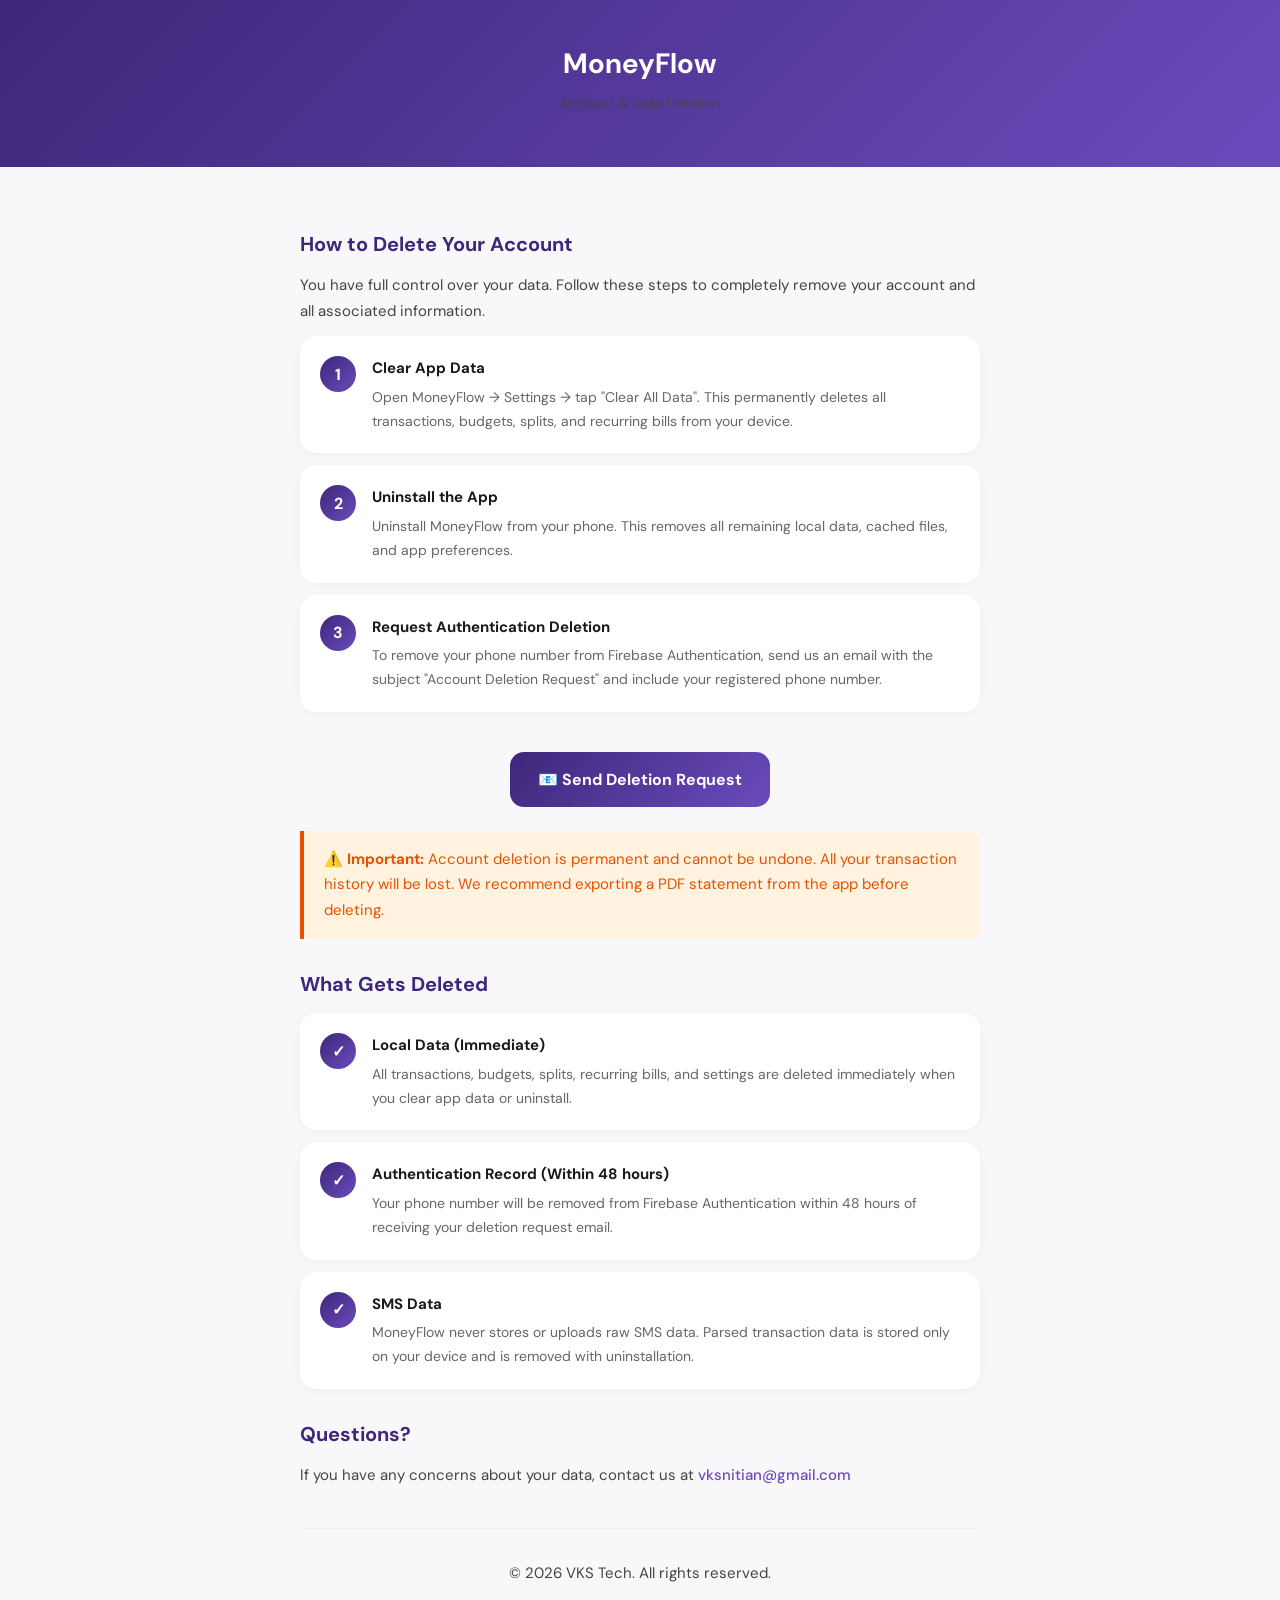
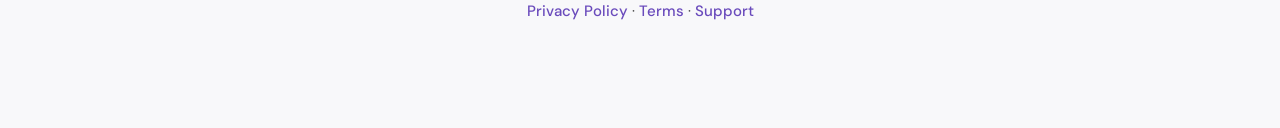
<file: delete-account.html>
<!DOCTYPE html>
<html lang="en">
<head>
<meta charset="UTF-8">
<meta name="viewport" content="width=device-width, initial-scale=1.0">
<title>MoneyFlow - Delete Account</title>
<link href="https://fonts.googleapis.com/css2?family=DM+Sans:wght@400;500;600;700&display=swap" rel="stylesheet">
<style>
*{box-sizing:border-box;margin:0;padding:0}
body{font-family:'DM Sans',sans-serif;color:#1a1a1a;background:#F8F8FA;line-height:1.7}
.header{background:linear-gradient(135deg,#3E277A,#6A4BBC);padding:40px 24px;text-align:center;color:#fff}
.header h1{font-size:28px;font-weight:700;margin-bottom:4px}
.header p{opacity:.8;font-size:14px}
.container{max-width:720px;margin:0 auto;padding:32px 20px 60px}
h2{font-size:20px;font-weight:700;color:#3E277A;margin:28px 0 12px}
p{margin-bottom:12px;color:#444;font-size:15px}
.step{background:#fff;border-radius:16px;padding:20px;margin:12px 0;box-shadow:0 2px 8px rgba(0,0,0,.04);display:flex;gap:16px;align-items:flex-start}
.step-num{width:36px;height:36px;border-radius:50%;background:linear-gradient(135deg,#3E277A,#6A4BBC);color:#fff;display:flex;align-items:center;justify-content:center;font-weight:700;flex-shrink:0}
.step-content{flex:1}
.step-title{font-weight:700;font-size:15px;margin-bottom:4px}
.step-desc{color:#666;font-size:14px}
.warn{background:#FFF3E0;border-left:4px solid #E65100;padding:16px 20px;border-radius:0 12px 12px 0;margin:20px 0}
.warn p{color:#E65100;margin-bottom:0}
a{color:#6A4BBC;text-decoration:none;font-weight:500}
.email-btn{display:inline-block;background:linear-gradient(135deg,#3E277A,#6A4BBC);color:#fff;padding:14px 28px;border-radius:14px;font-weight:700;font-size:16px;margin-top:16px;text-decoration:none}
.footer{text-align:center;padding:32px 20px;color:#999;font-size:13px;border-top:1px solid #eee;margin-top:40px}
</style>
</head>
<body>
<div class="header">
<h1>MoneyFlow</h1>
<p>Account & Data Deletion</p>
</div>
<div class="container">

<h2>How to Delete Your Account</h2>
<p>You have full control over your data. Follow these steps to completely remove your account and all associated information.</p>

<div class="step">
<div class="step-num">1</div>
<div class="step-content">
<div class="step-title">Clear App Data</div>
<div class="step-desc">Open MoneyFlow → Settings → tap "Clear All Data". This permanently deletes all transactions, budgets, splits, and recurring bills from your device.</div>
</div>
</div>

<div class="step">
<div class="step-num">2</div>
<div class="step-content">
<div class="step-title">Uninstall the App</div>
<div class="step-desc">Uninstall MoneyFlow from your phone. This removes all remaining local data, cached files, and app preferences.</div>
</div>
</div>

<div class="step">
<div class="step-num">3</div>
<div class="step-content">
<div class="step-title">Request Authentication Deletion</div>
<div class="step-desc">To remove your phone number from Firebase Authentication, send us an email with the subject "Account Deletion Request" and include your registered phone number.</div>
</div>
</div>

<div style="text-align:center;margin:24px 0">
<a href="mailto:vksnitian@gmail.com?subject=Account%20Deletion%20Request&body=Please%20delete%20my%20MoneyFlow%20account.%0A%0ARegistered%20Phone%20Number%3A%20%2B91%20" class="email-btn">📧 Send Deletion Request</a>
</div>

<div class="warn">
<p>⚠️ <strong>Important:</strong> Account deletion is permanent and cannot be undone. All your transaction history will be lost. We recommend exporting a PDF statement from the app before deleting.</p>
</div>

<h2>What Gets Deleted</h2>

<div class="step">
<div class="step-num">✓</div>
<div class="step-content">
<div class="step-title">Local Data (Immediate)</div>
<div class="step-desc">All transactions, budgets, splits, recurring bills, and settings are deleted immediately when you clear app data or uninstall.</div>
</div>
</div>

<div class="step">
<div class="step-num">✓</div>
<div class="step-content">
<div class="step-title">Authentication Record (Within 48 hours)</div>
<div class="step-desc">Your phone number will be removed from Firebase Authentication within 48 hours of receiving your deletion request email.</div>
</div>
</div>

<div class="step">
<div class="step-num">✓</div>
<div class="step-content">
<div class="step-title">SMS Data</div>
<div class="step-desc">MoneyFlow never stores or uploads raw SMS data. Parsed transaction data is stored only on your device and is removed with uninstallation.</div>
</div>
</div>

<h2>Questions?</h2>
<p>If you have any concerns about your data, contact us at <a href="mailto:vksnitian@gmail.com">vksnitian@gmail.com</a></p>

<div class="footer">
<p>© 2026 VKS Tech. All rights reserved.</p>
<p><a href="privacy.html">Privacy Policy</a> · <a href="terms.html">Terms</a> · <a href="support.html">Support</a></p>
</div>
</div>
</body>
</html>
</file>
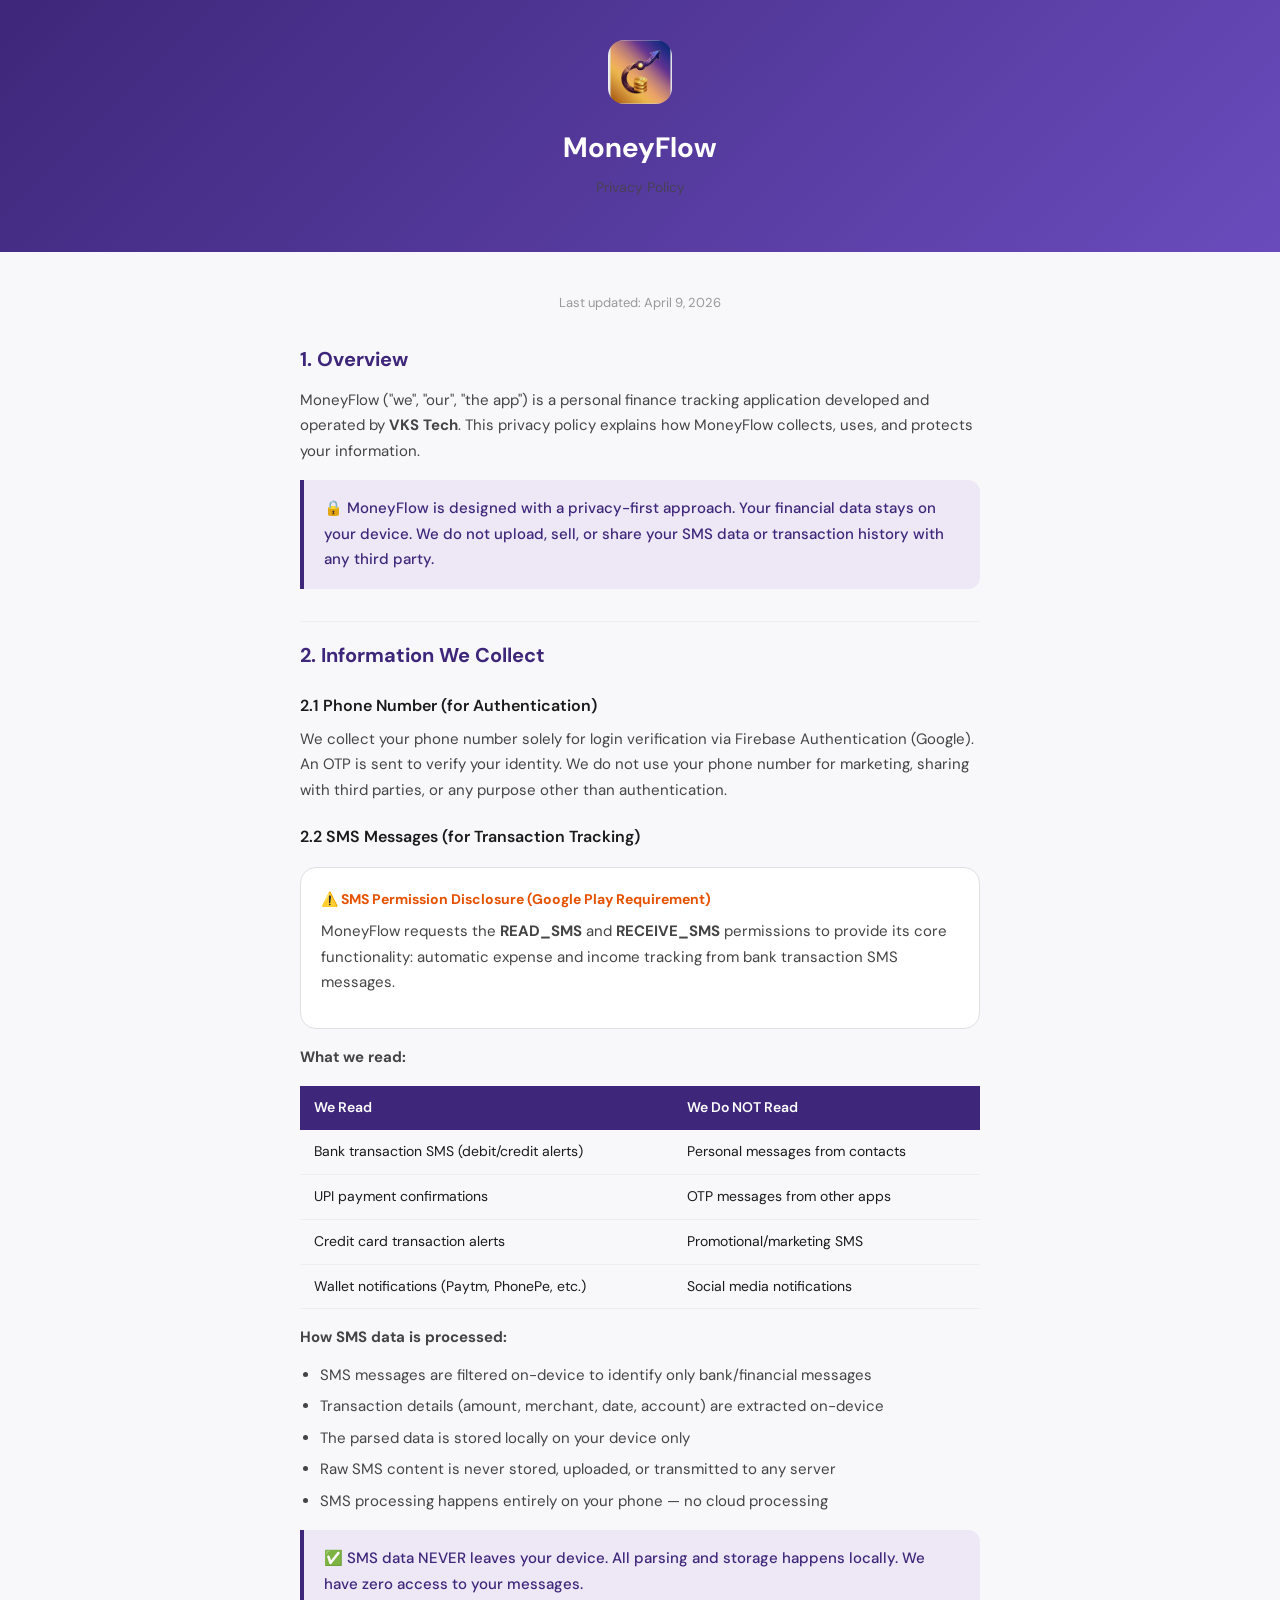
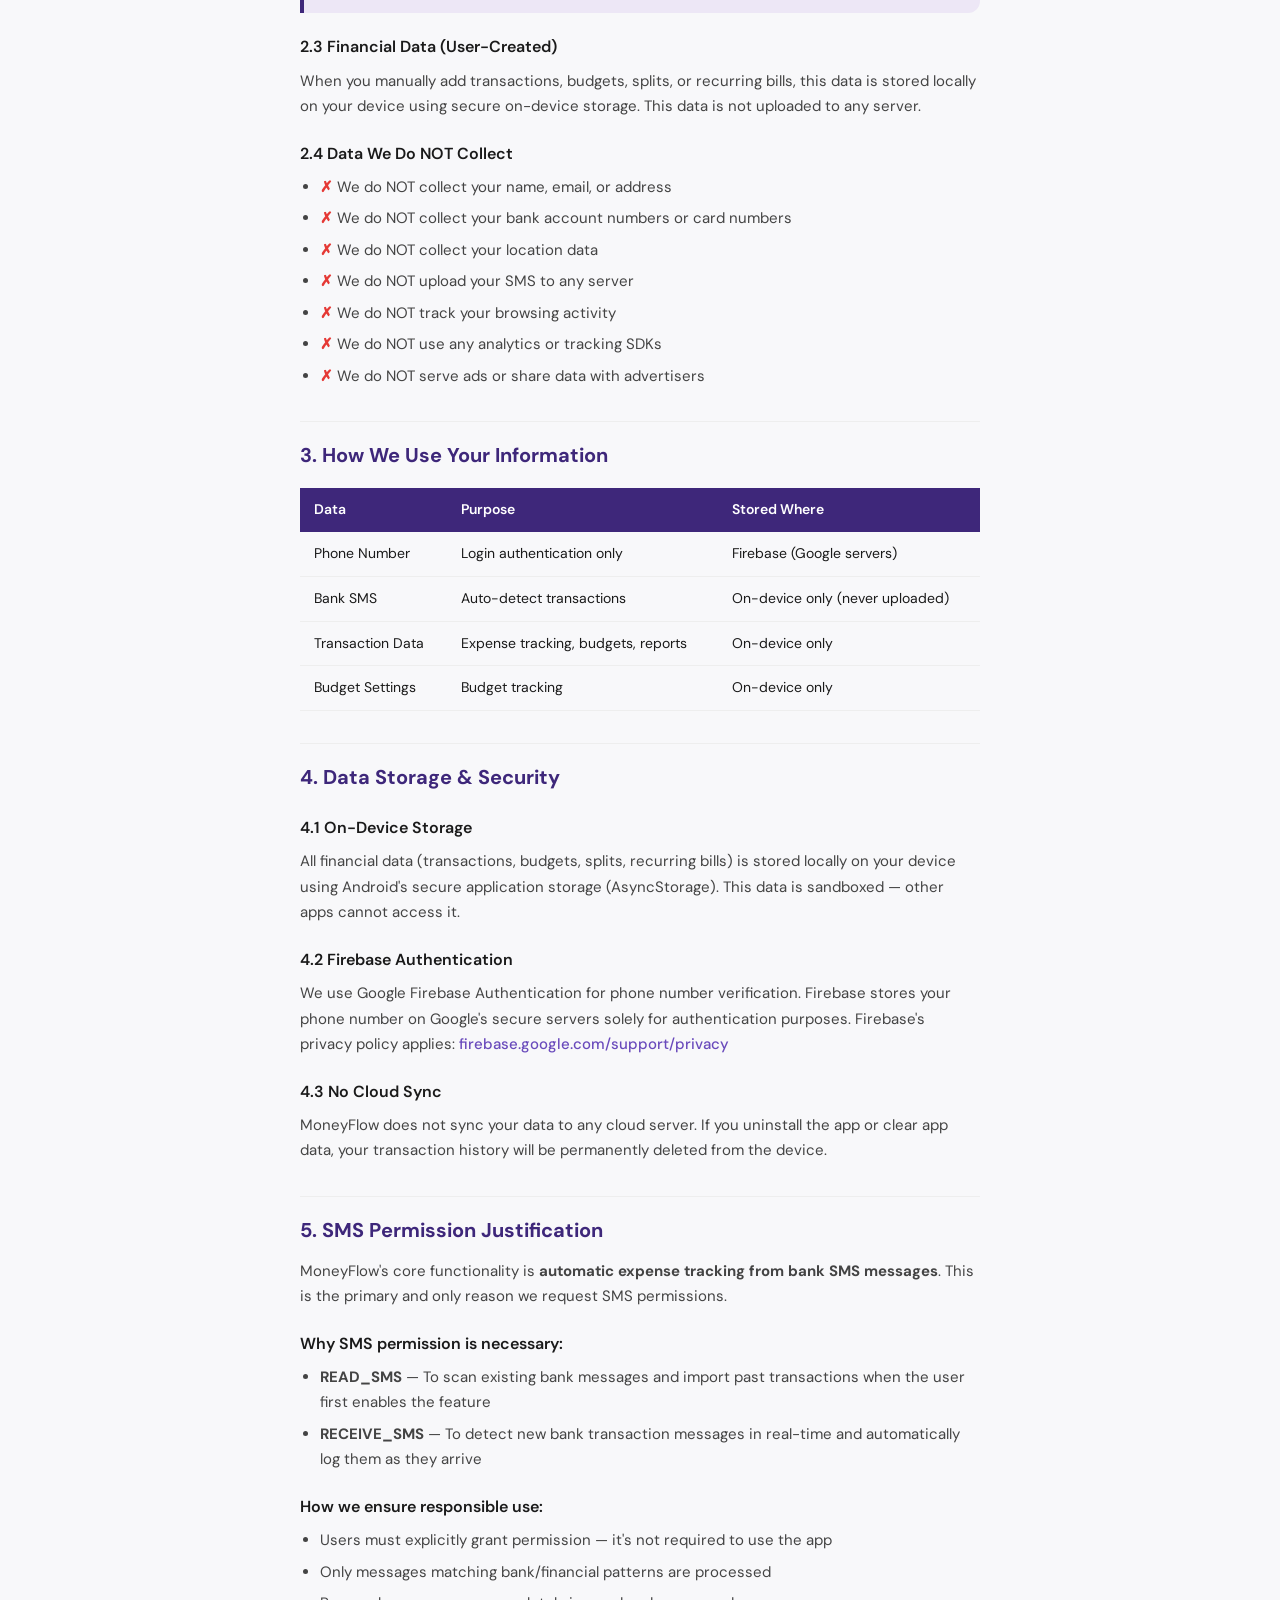
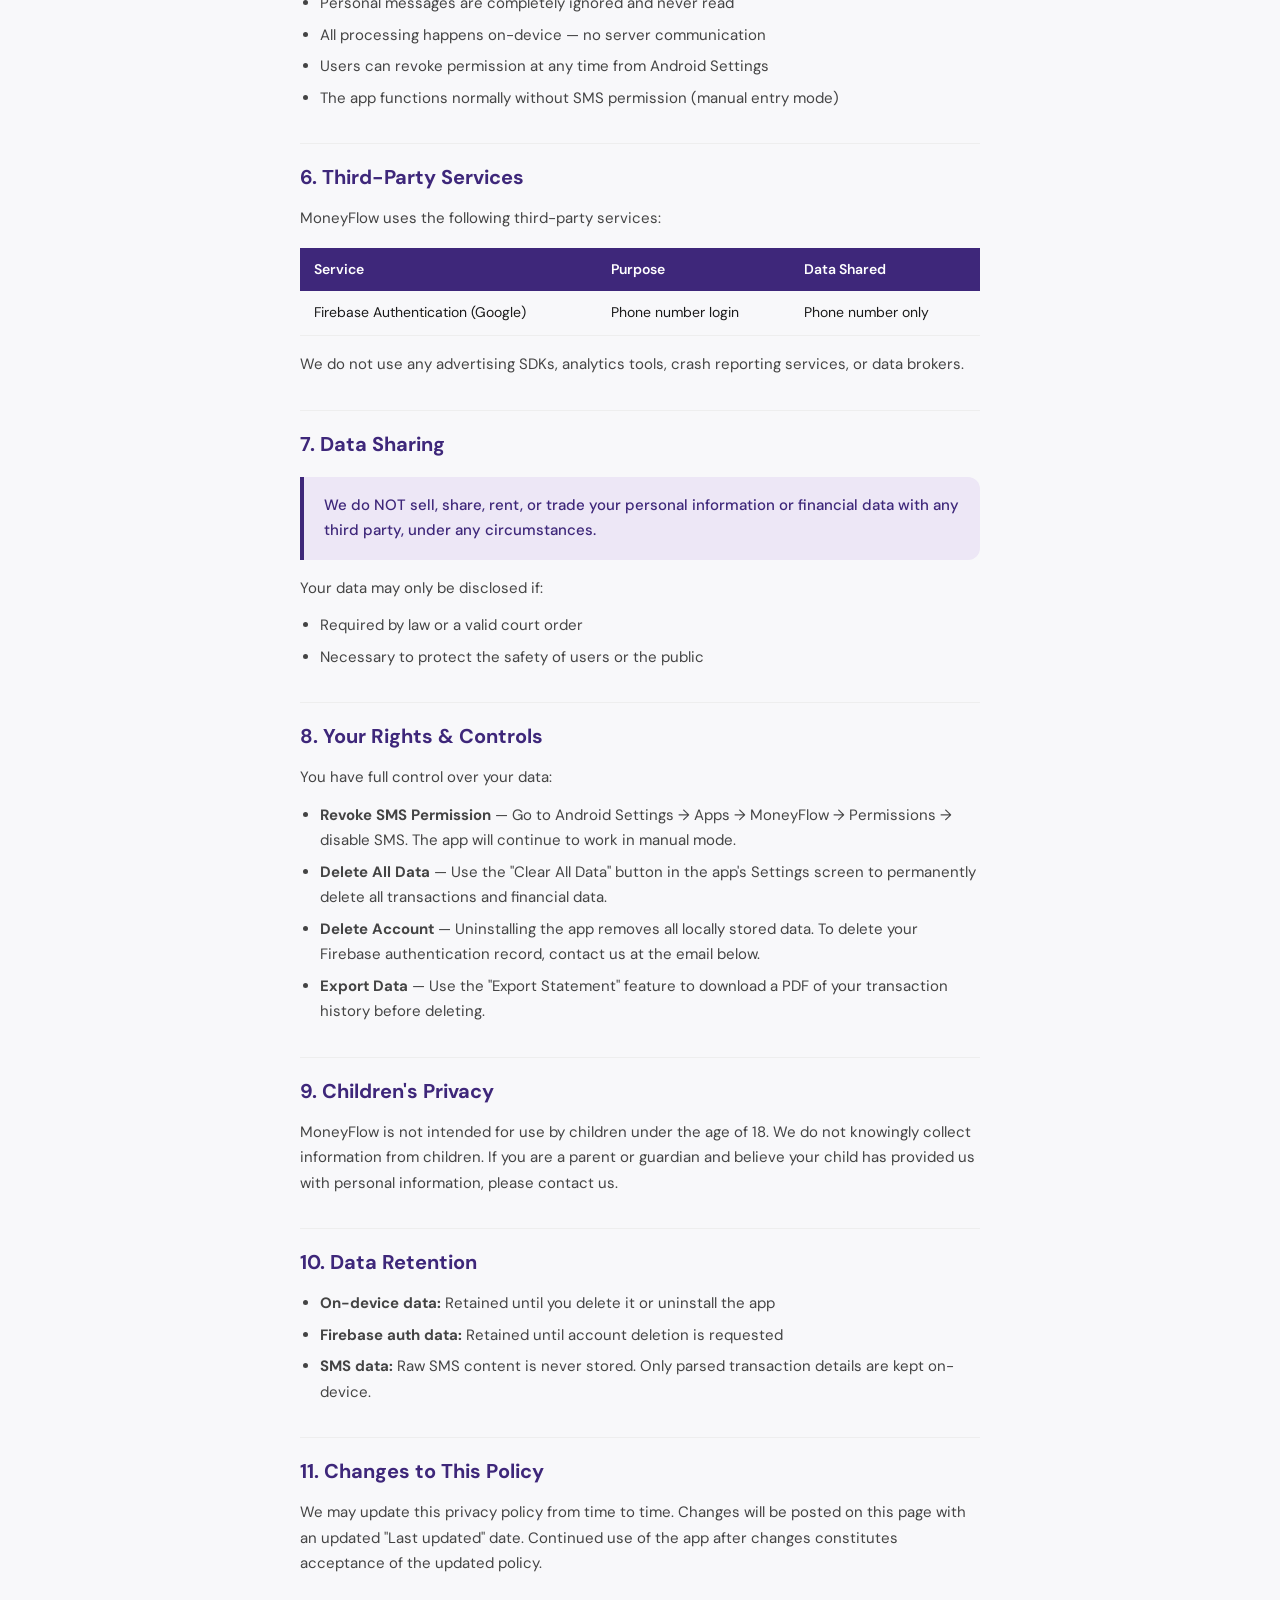
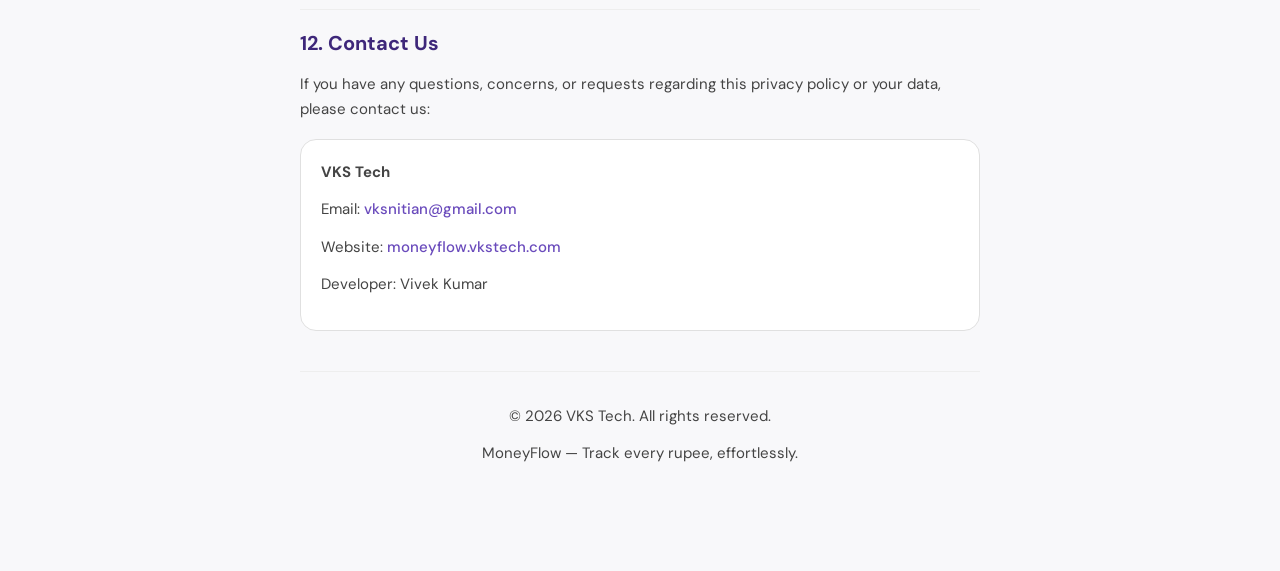
<file: privacy.html>
<!DOCTYPE html>
<html lang="en">
<head>
<meta charset="UTF-8">
<meta name="viewport" content="width=device-width, initial-scale=1.0">
<title>MoneyFlow - Privacy Policy</title>
<link href="https://fonts.googleapis.com/css2?family=DM+Sans:wght@400;500;600;700&display=swap" rel="stylesheet">
<style>
*{box-sizing:border-box;margin:0;padding:0}
body{font-family:'DM Sans',sans-serif;color:#1a1a1a;background:#F8F8FA;line-height:1.7}
.header{background:linear-gradient(135deg,#3E277A,#6A4BBC);padding:40px 24px;text-align:center;color:#fff}
.header img{width:64px;height:64px;border-radius:16px;margin-bottom:12px}
.header h1{font-size:28px;font-weight:700;margin-bottom:4px}
.header p{opacity:.8;font-size:14px}
.container{max-width:720px;margin:0 auto;padding:32px 20px 60px}
h2{font-size:20px;font-weight:700;color:#3E277A;margin:32px 0 12px;padding-top:16px;border-top:1px solid #eee}
h2:first-of-type{border-top:none;margin-top:0}
h3{font-size:16px;font-weight:600;color:#1a1a1a;margin:20px 0 8px}
p{margin-bottom:12px;color:#444;font-size:15px}
.highlight{background:#EDE7F6;border-left:4px solid #3E277A;padding:16px 20px;border-radius:0 12px 12px 0;margin:16px 0}
.highlight p{margin-bottom:0;color:#3E277A;font-weight:500}
.sms-box{background:#fff;border:1px solid #E0E0E0;border-radius:16px;padding:20px;margin:16px 0}
.sms-box h4{font-size:14px;font-weight:700;color:#E65100;margin-bottom:8px}
.check{color:#2E7D32;font-weight:600}
.cross{color:#E53935;font-weight:600}
table{width:100%;border-collapse:collapse;margin:16px 0;font-size:14px}
table th{background:#3E277A;color:#fff;padding:10px 14px;text-align:left;font-weight:600}
table td{padding:10px 14px;border-bottom:1px solid #eee}
table tr:nth-child(even){background:#F8F8FA}
.footer{text-align:center;padding:32px 20px;color:#999;font-size:13px;border-top:1px solid #eee;margin-top:40px}
.footer img{width:40px;height:40px;border-radius:50%;margin-bottom:8px}
.badge{display:inline-block;font-size:11px;font-weight:700;padding:4px 12px;border-radius:20px;margin:2px}
.badge-green{background:#E8F5E9;color:#2E7D32}
.badge-red{background:#FFEBEE;color:#C62828}
.badge-blue{background:#E3F2FD;color:#1565C0}
ul{margin:8px 0 16px 20px}
li{margin-bottom:6px;color:#444;font-size:15px}
a{color:#6A4BBC;text-decoration:none;font-weight:500}
a:hover{text-decoration:underline}
.last-updated{text-align:center;color:#999;font-size:13px;margin-top:8px}
</style>
</head>
<body>

<div class="header">
<img src="assets/icon.jpeg" alt="MoneyFlow" onerror="this.style.display='none'">
<h1>MoneyFlow</h1>
<p>Privacy Policy</p>
</div>

<div class="container">

<p class="last-updated">Last updated: April 9, 2026</p>

<h2>1. Overview</h2>
<p>MoneyFlow ("we", "our", "the app") is a personal finance tracking application developed and operated by <strong>VKS Tech</strong>. This privacy policy explains how MoneyFlow collects, uses, and protects your information.</p>

<div class="highlight">
<p>🔒 MoneyFlow is designed with a privacy-first approach. Your financial data stays on your device. We do not upload, sell, or share your SMS data or transaction history with any third party.</p>
</div>

<h2>2. Information We Collect</h2>

<h3>2.1 Phone Number (for Authentication)</h3>
<p>We collect your phone number solely for login verification via Firebase Authentication (Google). An OTP is sent to verify your identity. We do not use your phone number for marketing, sharing with third parties, or any purpose other than authentication.</p>

<h3>2.2 SMS Messages (for Transaction Tracking)</h3>

<div class="sms-box">
<h4>⚠️ SMS Permission Disclosure (Google Play Requirement)</h4>
<p>MoneyFlow requests the <strong>READ_SMS</strong> and <strong>RECEIVE_SMS</strong> permissions to provide its core functionality: automatic expense and income tracking from bank transaction SMS messages.</p>
</div>

<p><strong>What we read:</strong></p>
<table>
<tr><th>We Read</th><th>We Do NOT Read</th></tr>
<tr><td>Bank transaction SMS (debit/credit alerts)</td><td>Personal messages from contacts</td></tr>
<tr><td>UPI payment confirmations</td><td>OTP messages from other apps</td></tr>
<tr><td>Credit card transaction alerts</td><td>Promotional/marketing SMS</td></tr>
<tr><td>Wallet notifications (Paytm, PhonePe, etc.)</td><td>Social media notifications</td></tr>
</table>

<p><strong>How SMS data is processed:</strong></p>
<ul>
<li>SMS messages are filtered on-device to identify only bank/financial messages</li>
<li>Transaction details (amount, merchant, date, account) are extracted on-device</li>
<li>The parsed data is stored locally on your device only</li>
<li>Raw SMS content is never stored, uploaded, or transmitted to any server</li>
<li>SMS processing happens entirely on your phone — no cloud processing</li>
</ul>

<div class="highlight">
<p>✅ SMS data NEVER leaves your device. All parsing and storage happens locally. We have zero access to your messages.</p>
</div>

<h3>2.3 Financial Data (User-Created)</h3>
<p>When you manually add transactions, budgets, splits, or recurring bills, this data is stored locally on your device using secure on-device storage. This data is not uploaded to any server.</p>

<h3>2.4 Data We Do NOT Collect</h3>
<ul>
<li><span class="cross">✗</span> We do NOT collect your name, email, or address</li>
<li><span class="cross">✗</span> We do NOT collect your bank account numbers or card numbers</li>
<li><span class="cross">✗</span> We do NOT collect your location data</li>
<li><span class="cross">✗</span> We do NOT upload your SMS to any server</li>
<li><span class="cross">✗</span> We do NOT track your browsing activity</li>
<li><span class="cross">✗</span> We do NOT use any analytics or tracking SDKs</li>
<li><span class="cross">✗</span> We do NOT serve ads or share data with advertisers</li>
</ul>

<h2>3. How We Use Your Information</h2>

<table>
<tr><th>Data</th><th>Purpose</th><th>Stored Where</th></tr>
<tr><td>Phone Number</td><td>Login authentication only</td><td>Firebase (Google servers)</td></tr>
<tr><td>Bank SMS</td><td>Auto-detect transactions</td><td>On-device only (never uploaded)</td></tr>
<tr><td>Transaction Data</td><td>Expense tracking, budgets, reports</td><td>On-device only</td></tr>
<tr><td>Budget Settings</td><td>Budget tracking</td><td>On-device only</td></tr>
</table>

<h2>4. Data Storage & Security</h2>

<h3>4.1 On-Device Storage</h3>
<p>All financial data (transactions, budgets, splits, recurring bills) is stored locally on your device using Android's secure application storage (AsyncStorage). This data is sandboxed — other apps cannot access it.</p>

<h3>4.2 Firebase Authentication</h3>
<p>We use Google Firebase Authentication for phone number verification. Firebase stores your phone number on Google's secure servers solely for authentication purposes. Firebase's privacy policy applies: <a href="https://firebase.google.com/support/privacy" target="_blank">firebase.google.com/support/privacy</a></p>

<h3>4.3 No Cloud Sync</h3>
<p>MoneyFlow does not sync your data to any cloud server. If you uninstall the app or clear app data, your transaction history will be permanently deleted from the device.</p>

<h2>5. SMS Permission Justification</h2>

<p>MoneyFlow's core functionality is <strong>automatic expense tracking from bank SMS messages</strong>. This is the primary and only reason we request SMS permissions.</p>

<h3>Why SMS permission is necessary:</h3>
<ul>
<li><strong>READ_SMS</strong> — To scan existing bank messages and import past transactions when the user first enables the feature</li>
<li><strong>RECEIVE_SMS</strong> — To detect new bank transaction messages in real-time and automatically log them as they arrive</li>
</ul>

<h3>How we ensure responsible use:</h3>
<ul>
<li>Users must explicitly grant permission — it's not required to use the app</li>
<li>Only messages matching bank/financial patterns are processed</li>
<li>Personal messages are completely ignored and never read</li>
<li>All processing happens on-device — no server communication</li>
<li>Users can revoke permission at any time from Android Settings</li>
<li>The app functions normally without SMS permission (manual entry mode)</li>
</ul>

<h2>6. Third-Party Services</h2>

<p>MoneyFlow uses the following third-party services:</p>

<table>
<tr><th>Service</th><th>Purpose</th><th>Data Shared</th></tr>
<tr><td>Firebase Authentication (Google)</td><td>Phone number login</td><td>Phone number only</td></tr>
</table>

<p>We do not use any advertising SDKs, analytics tools, crash reporting services, or data brokers.</p>

<h2>7. Data Sharing</h2>

<div class="highlight">
<p>We do NOT sell, share, rent, or trade your personal information or financial data with any third party, under any circumstances.</p>
</div>

<p>Your data may only be disclosed if:</p>
<ul>
<li>Required by law or a valid court order</li>
<li>Necessary to protect the safety of users or the public</li>
</ul>

<h2>8. Your Rights & Controls</h2>

<p>You have full control over your data:</p>

<ul>
<li><strong>Revoke SMS Permission</strong> — Go to Android Settings → Apps → MoneyFlow → Permissions → disable SMS. The app will continue to work in manual mode.</li>
<li><strong>Delete All Data</strong> — Use the "Clear All Data" button in the app's Settings screen to permanently delete all transactions and financial data.</li>
<li><strong>Delete Account</strong> — Uninstalling the app removes all locally stored data. To delete your Firebase authentication record, contact us at the email below.</li>
<li><strong>Export Data</strong> — Use the "Export Statement" feature to download a PDF of your transaction history before deleting.</li>
</ul>

<h2>9. Children's Privacy</h2>

<p>MoneyFlow is not intended for use by children under the age of 18. We do not knowingly collect information from children. If you are a parent or guardian and believe your child has provided us with personal information, please contact us.</p>

<h2>10. Data Retention</h2>

<ul>
<li><strong>On-device data:</strong> Retained until you delete it or uninstall the app</li>
<li><strong>Firebase auth data:</strong> Retained until account deletion is requested</li>
<li><strong>SMS data:</strong> Raw SMS content is never stored. Only parsed transaction details are kept on-device.</li>
</ul>

<h2>11. Changes to This Policy</h2>

<p>We may update this privacy policy from time to time. Changes will be posted on this page with an updated "Last updated" date. Continued use of the app after changes constitutes acceptance of the updated policy.</p>

<h2>12. Contact Us</h2>

<p>If you have any questions, concerns, or requests regarding this privacy policy or your data, please contact us:</p>

<div class="sms-box">
<p><strong>VKS Tech</strong></p>
<p>Email: <a href="mailto:vksnitian@gmail.com">vksnitian@gmail.com</a></p>
<p>Website: <a href="https://moneyflow.vkstech.com">moneyflow.vkstech.com</a></p>
<p>Developer: Vivek Kumar</p>
</div>

<div class="footer">
<p>© 2026 VKS Tech. All rights reserved.</p>
<p style="margin-top:8px">MoneyFlow — Track every rupee, effortlessly.</p>
</div>

</div>
</body>
</html>
</file>
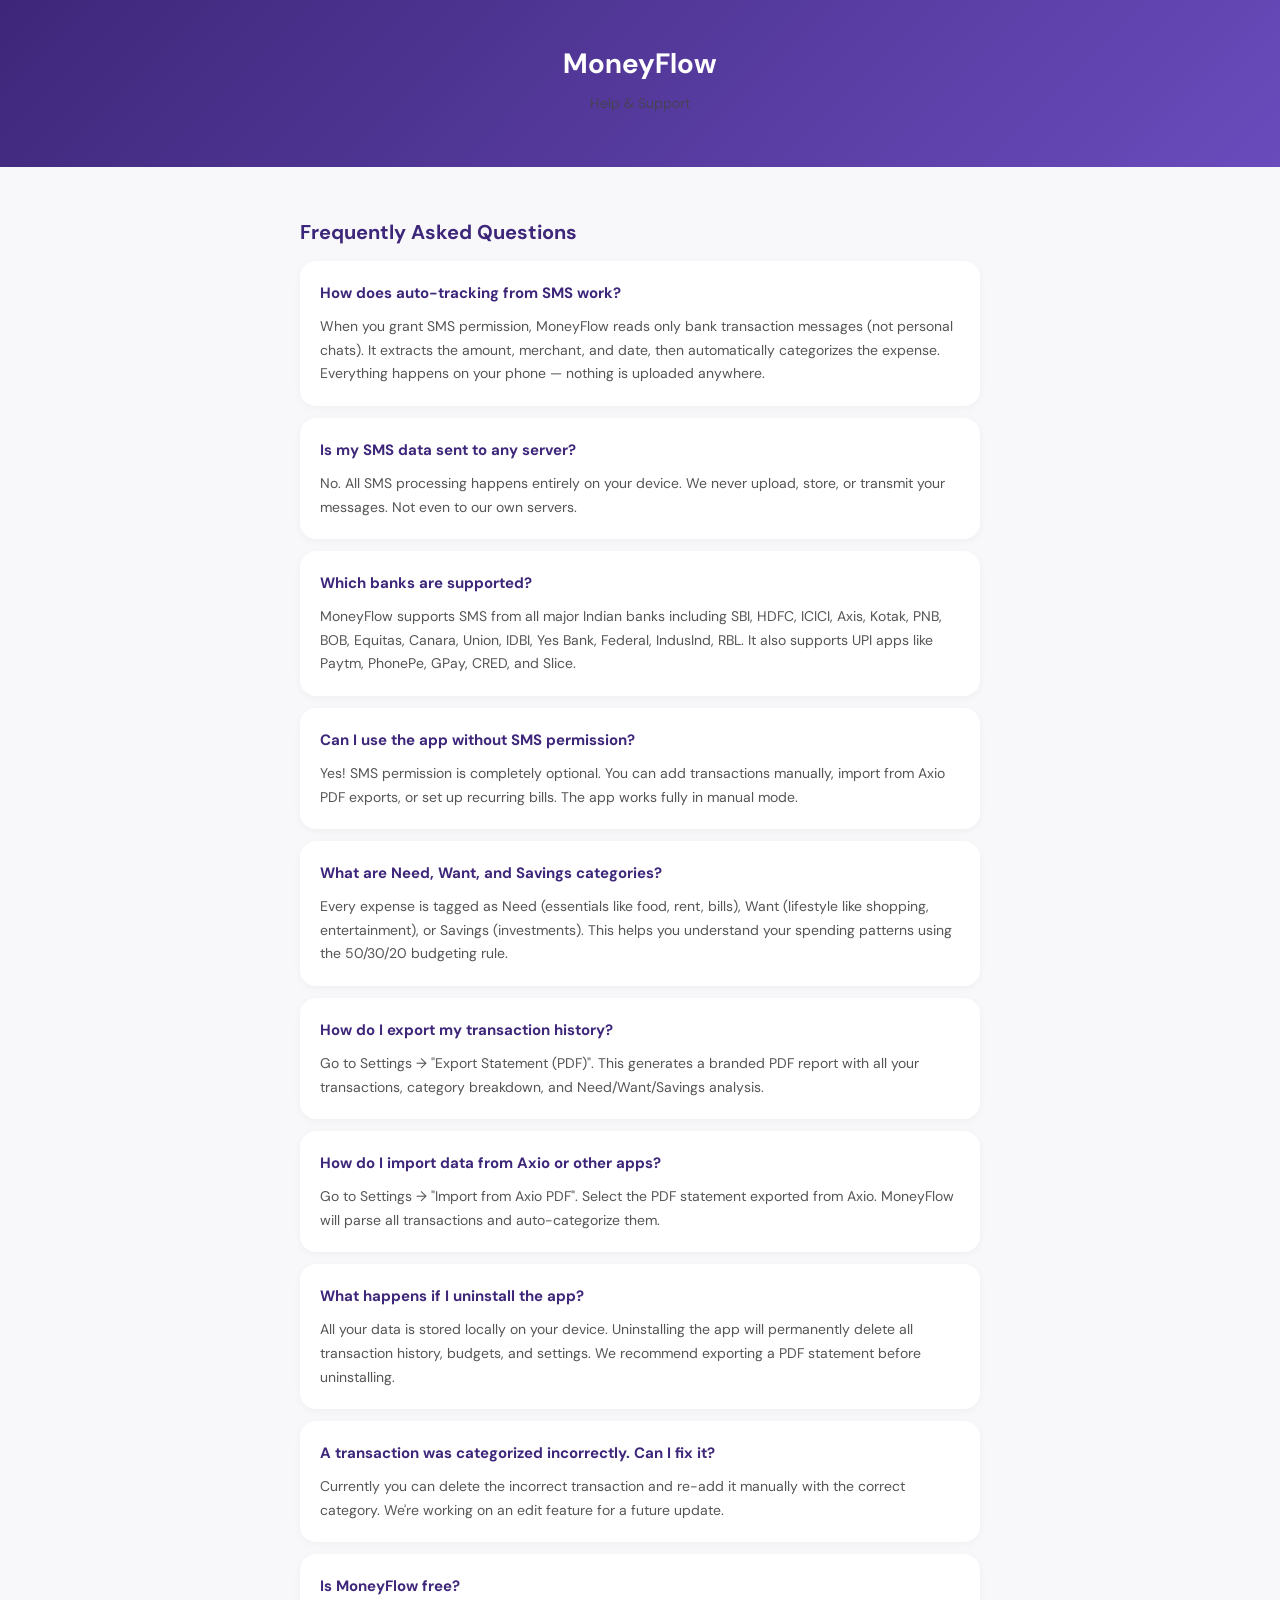
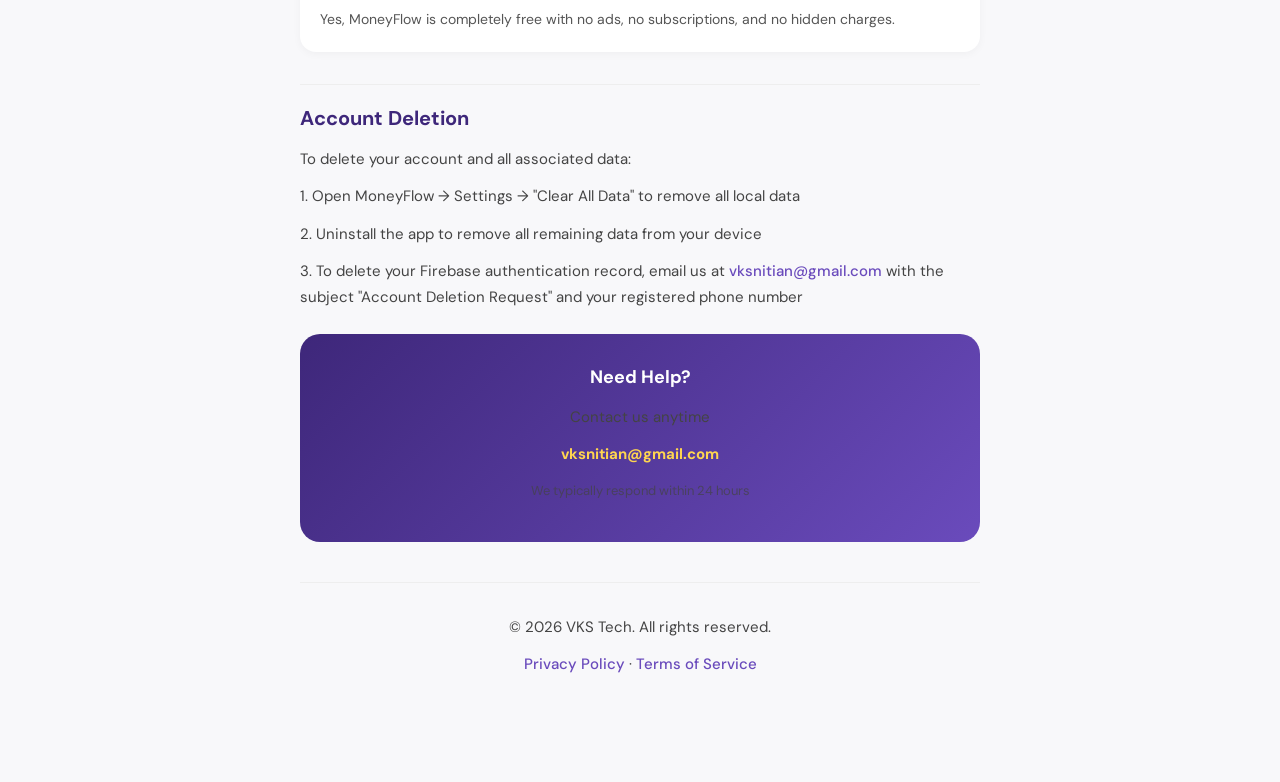
<file: support.html>
<!DOCTYPE html>
<html lang="en">
<head>
<meta charset="UTF-8">
<meta name="viewport" content="width=device-width, initial-scale=1.0">
<title>MoneyFlow - Support</title>
<link href="https://fonts.googleapis.com/css2?family=DM+Sans:wght@400;500;600;700&display=swap" rel="stylesheet">
<style>
*{box-sizing:border-box;margin:0;padding:0}
body{font-family:'DM Sans',sans-serif;color:#1a1a1a;background:#F8F8FA;line-height:1.7}
.header{background:linear-gradient(135deg,#3E277A,#6A4BBC);padding:40px 24px;text-align:center;color:#fff}
.header h1{font-size:28px;font-weight:700;margin-bottom:4px}
.header p{opacity:.8;font-size:14px}
.container{max-width:720px;margin:0 auto;padding:32px 20px 60px}
h2{font-size:20px;font-weight:700;color:#3E277A;margin:32px 0 12px;padding-top:16px;border-top:1px solid #eee}
h2:first-of-type{border-top:none;margin-top:0}
p{margin-bottom:12px;color:#444;font-size:15px}
.faq{background:#fff;border-radius:16px;padding:20px;margin:12px 0;box-shadow:0 2px 8px rgba(0,0,0,.04)}
.faq-q{font-weight:700;font-size:15px;color:#3E277A;margin-bottom:8px}
.faq-a{color:#555;font-size:14px}
a{color:#6A4BBC;text-decoration:none;font-weight:500}
.contact-card{background:linear-gradient(135deg,#3E277A,#6A4BBC);border-radius:20px;padding:28px;color:#fff;text-align:center;margin:24px 0}
.contact-card h3{font-size:18px;margin-bottom:12px}
.contact-card a{color:#FFD54F;font-weight:700}
.footer{text-align:center;padding:32px 20px;color:#999;font-size:13px;border-top:1px solid #eee;margin-top:40px}
</style>
</head>
<body>
<div class="header">
<h1>MoneyFlow</h1>
<p>Help & Support</p>
</div>
<div class="container">

<h2>Frequently Asked Questions</h2>

<div class="faq">
<div class="faq-q">How does auto-tracking from SMS work?</div>
<div class="faq-a">When you grant SMS permission, MoneyFlow reads only bank transaction messages (not personal chats). It extracts the amount, merchant, and date, then automatically categorizes the expense. Everything happens on your phone — nothing is uploaded anywhere.</div>
</div>

<div class="faq">
<div class="faq-q">Is my SMS data sent to any server?</div>
<div class="faq-a">No. All SMS processing happens entirely on your device. We never upload, store, or transmit your messages. Not even to our own servers.</div>
</div>

<div class="faq">
<div class="faq-q">Which banks are supported?</div>
<div class="faq-a">MoneyFlow supports SMS from all major Indian banks including SBI, HDFC, ICICI, Axis, Kotak, PNB, BOB, Equitas, Canara, Union, IDBI, Yes Bank, Federal, IndusInd, RBL. It also supports UPI apps like Paytm, PhonePe, GPay, CRED, and Slice.</div>
</div>

<div class="faq">
<div class="faq-q">Can I use the app without SMS permission?</div>
<div class="faq-a">Yes! SMS permission is completely optional. You can add transactions manually, import from Axio PDF exports, or set up recurring bills. The app works fully in manual mode.</div>
</div>

<div class="faq">
<div class="faq-q">What are Need, Want, and Savings categories?</div>
<div class="faq-a">Every expense is tagged as Need (essentials like food, rent, bills), Want (lifestyle like shopping, entertainment), or Savings (investments). This helps you understand your spending patterns using the 50/30/20 budgeting rule.</div>
</div>

<div class="faq">
<div class="faq-q">How do I export my transaction history?</div>
<div class="faq-a">Go to Settings → "Export Statement (PDF)". This generates a branded PDF report with all your transactions, category breakdown, and Need/Want/Savings analysis.</div>
</div>

<div class="faq">
<div class="faq-q">How do I import data from Axio or other apps?</div>
<div class="faq-a">Go to Settings → "Import from Axio PDF". Select the PDF statement exported from Axio. MoneyFlow will parse all transactions and auto-categorize them.</div>
</div>

<div class="faq">
<div class="faq-q">What happens if I uninstall the app?</div>
<div class="faq-a">All your data is stored locally on your device. Uninstalling the app will permanently delete all transaction history, budgets, and settings. We recommend exporting a PDF statement before uninstalling.</div>
</div>

<div class="faq">
<div class="faq-q">A transaction was categorized incorrectly. Can I fix it?</div>
<div class="faq-a">Currently you can delete the incorrect transaction and re-add it manually with the correct category. We're working on an edit feature for a future update.</div>
</div>

<div class="faq">
<div class="faq-q">Is MoneyFlow free?</div>
<div class="faq-a">Yes, MoneyFlow is completely free with no ads, no subscriptions, and no hidden charges.</div>
</div>

<h2>Account Deletion</h2>
<p>To delete your account and all associated data:</p>
<p>1. Open MoneyFlow → Settings → "Clear All Data" to remove all local data</p>
<p>2. Uninstall the app to remove all remaining data from your device</p>
<p>3. To delete your Firebase authentication record, email us at <a href="mailto:vksnitian@gmail.com">vksnitian@gmail.com</a> with the subject "Account Deletion Request" and your registered phone number</p>

<div class="contact-card">
<h3>Need Help?</h3>
<p>Contact us anytime</p>
<p style="margin-top:12px"><a href="mailto:vksnitian@gmail.com">vksnitian@gmail.com</a></p>
<p style="margin-top:8px;opacity:.7;font-size:13px">We typically respond within 24 hours</p>
</div>

<div class="footer">
<p>© 2026 VKS Tech. All rights reserved.</p>
<p><a href="privacy.html">Privacy Policy</a> · <a href="terms.html">Terms of Service</a></p>
</div>
</div>
</body>
</html>
</file>
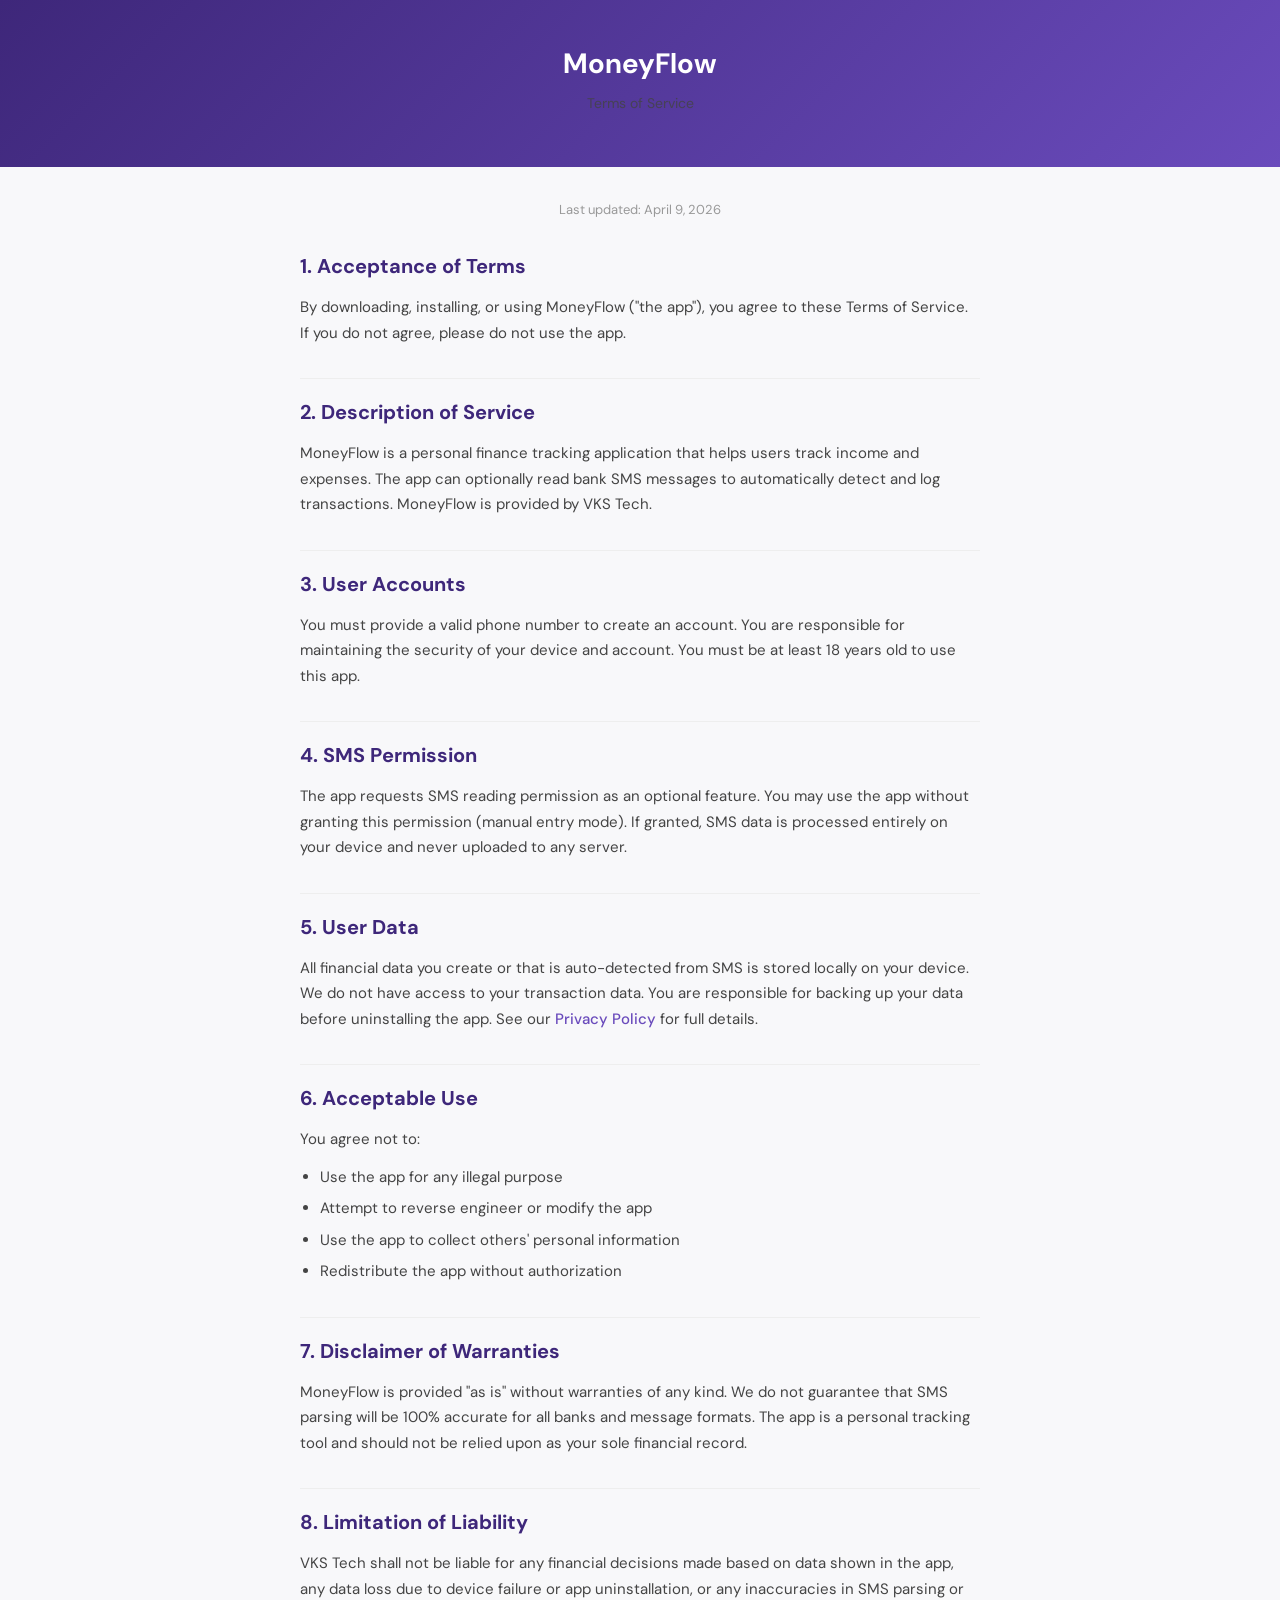
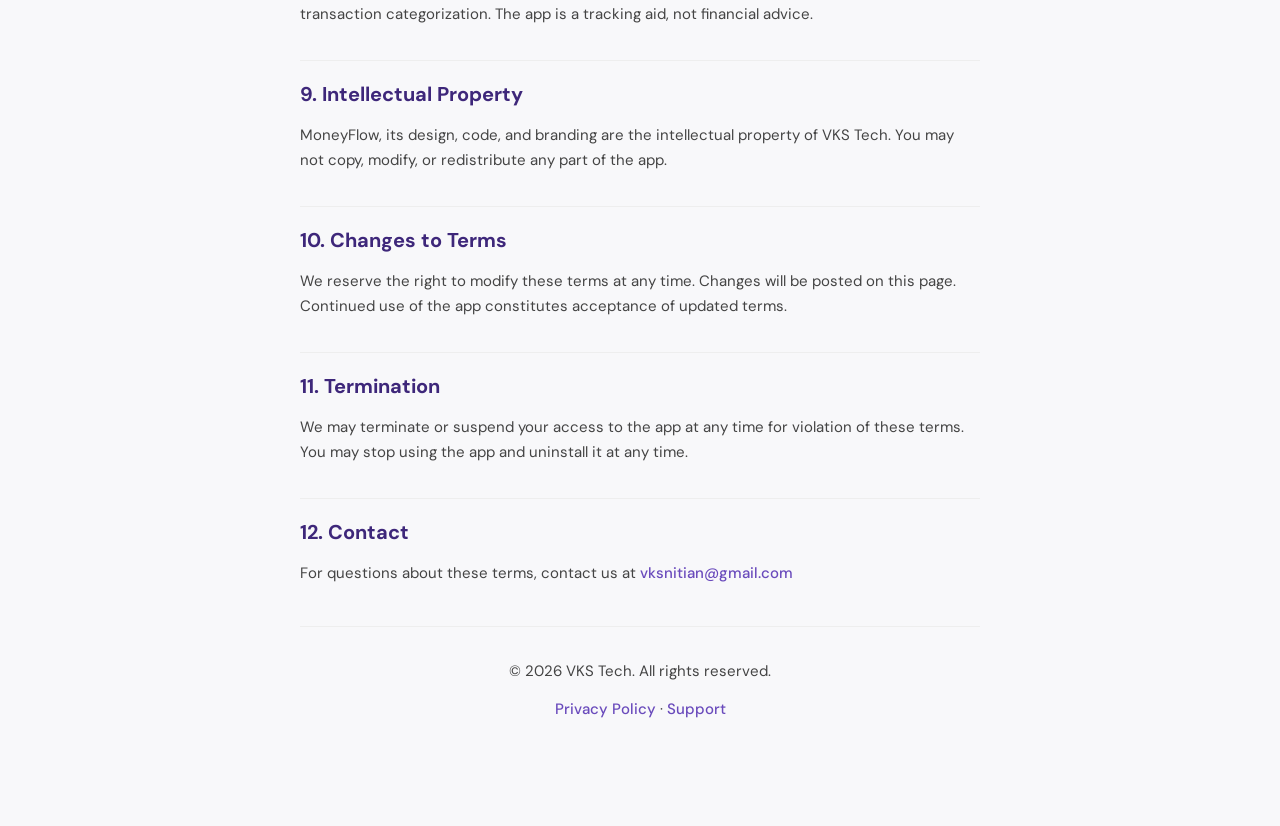
<file: terms.html>
<!DOCTYPE html>
<html lang="en">
<head>
<meta charset="UTF-8">
<meta name="viewport" content="width=device-width, initial-scale=1.0">
<title>MoneyFlow - Terms of Service</title>
<link href="https://fonts.googleapis.com/css2?family=DM+Sans:wght@400;500;600;700&display=swap" rel="stylesheet">
<style>
*{box-sizing:border-box;margin:0;padding:0}
body{font-family:'DM Sans',sans-serif;color:#1a1a1a;background:#F8F8FA;line-height:1.7}
.header{background:linear-gradient(135deg,#3E277A,#6A4BBC);padding:40px 24px;text-align:center;color:#fff}
.header h1{font-size:28px;font-weight:700;margin-bottom:4px}
.header p{opacity:.8;font-size:14px}
.container{max-width:720px;margin:0 auto;padding:32px 20px 60px}
h2{font-size:20px;font-weight:700;color:#3E277A;margin:32px 0 12px;padding-top:16px;border-top:1px solid #eee}
h2:first-of-type{border-top:none;margin-top:0}
p{margin-bottom:12px;color:#444;font-size:15px}
ul{margin:8px 0 16px 20px}
li{margin-bottom:6px;color:#444;font-size:15px}
a{color:#6A4BBC;text-decoration:none;font-weight:500}
.footer{text-align:center;padding:32px 20px;color:#999;font-size:13px;border-top:1px solid #eee;margin-top:40px}
</style>
</head>
<body>
<div class="header">
<h1>MoneyFlow</h1>
<p>Terms of Service</p>
</div>
<div class="container">
<p style="text-align:center;color:#999;font-size:13px">Last updated: April 9, 2026</p>

<h2>1. Acceptance of Terms</h2>
<p>By downloading, installing, or using MoneyFlow ("the app"), you agree to these Terms of Service. If you do not agree, please do not use the app.</p>

<h2>2. Description of Service</h2>
<p>MoneyFlow is a personal finance tracking application that helps users track income and expenses. The app can optionally read bank SMS messages to automatically detect and log transactions. MoneyFlow is provided by VKS Tech.</p>

<h2>3. User Accounts</h2>
<p>You must provide a valid phone number to create an account. You are responsible for maintaining the security of your device and account. You must be at least 18 years old to use this app.</p>

<h2>4. SMS Permission</h2>
<p>The app requests SMS reading permission as an optional feature. You may use the app without granting this permission (manual entry mode). If granted, SMS data is processed entirely on your device and never uploaded to any server.</p>

<h2>5. User Data</h2>
<p>All financial data you create or that is auto-detected from SMS is stored locally on your device. We do not have access to your transaction data. You are responsible for backing up your data before uninstalling the app. See our <a href="privacy.html">Privacy Policy</a> for full details.</p>

<h2>6. Acceptable Use</h2>
<p>You agree not to:</p>
<ul>
<li>Use the app for any illegal purpose</li>
<li>Attempt to reverse engineer or modify the app</li>
<li>Use the app to collect others' personal information</li>
<li>Redistribute the app without authorization</li>
</ul>

<h2>7. Disclaimer of Warranties</h2>
<p>MoneyFlow is provided "as is" without warranties of any kind. We do not guarantee that SMS parsing will be 100% accurate for all banks and message formats. The app is a personal tracking tool and should not be relied upon as your sole financial record.</p>

<h2>8. Limitation of Liability</h2>
<p>VKS Tech shall not be liable for any financial decisions made based on data shown in the app, any data loss due to device failure or app uninstallation, or any inaccuracies in SMS parsing or transaction categorization. The app is a tracking aid, not financial advice.</p>

<h2>9. Intellectual Property</h2>
<p>MoneyFlow, its design, code, and branding are the intellectual property of VKS Tech. You may not copy, modify, or redistribute any part of the app.</p>

<h2>10. Changes to Terms</h2>
<p>We reserve the right to modify these terms at any time. Changes will be posted on this page. Continued use of the app constitutes acceptance of updated terms.</p>

<h2>11. Termination</h2>
<p>We may terminate or suspend your access to the app at any time for violation of these terms. You may stop using the app and uninstall it at any time.</p>

<h2>12. Contact</h2>
<p>For questions about these terms, contact us at <a href="mailto:vksnitian@gmail.com">vksnitian@gmail.com</a></p>

<div class="footer">
<p>© 2026 VKS Tech. All rights reserved.</p>
<p><a href="privacy.html">Privacy Policy</a> · <a href="support.html">Support</a></p>
</div>
</div>
</body>
</html>
</file>
